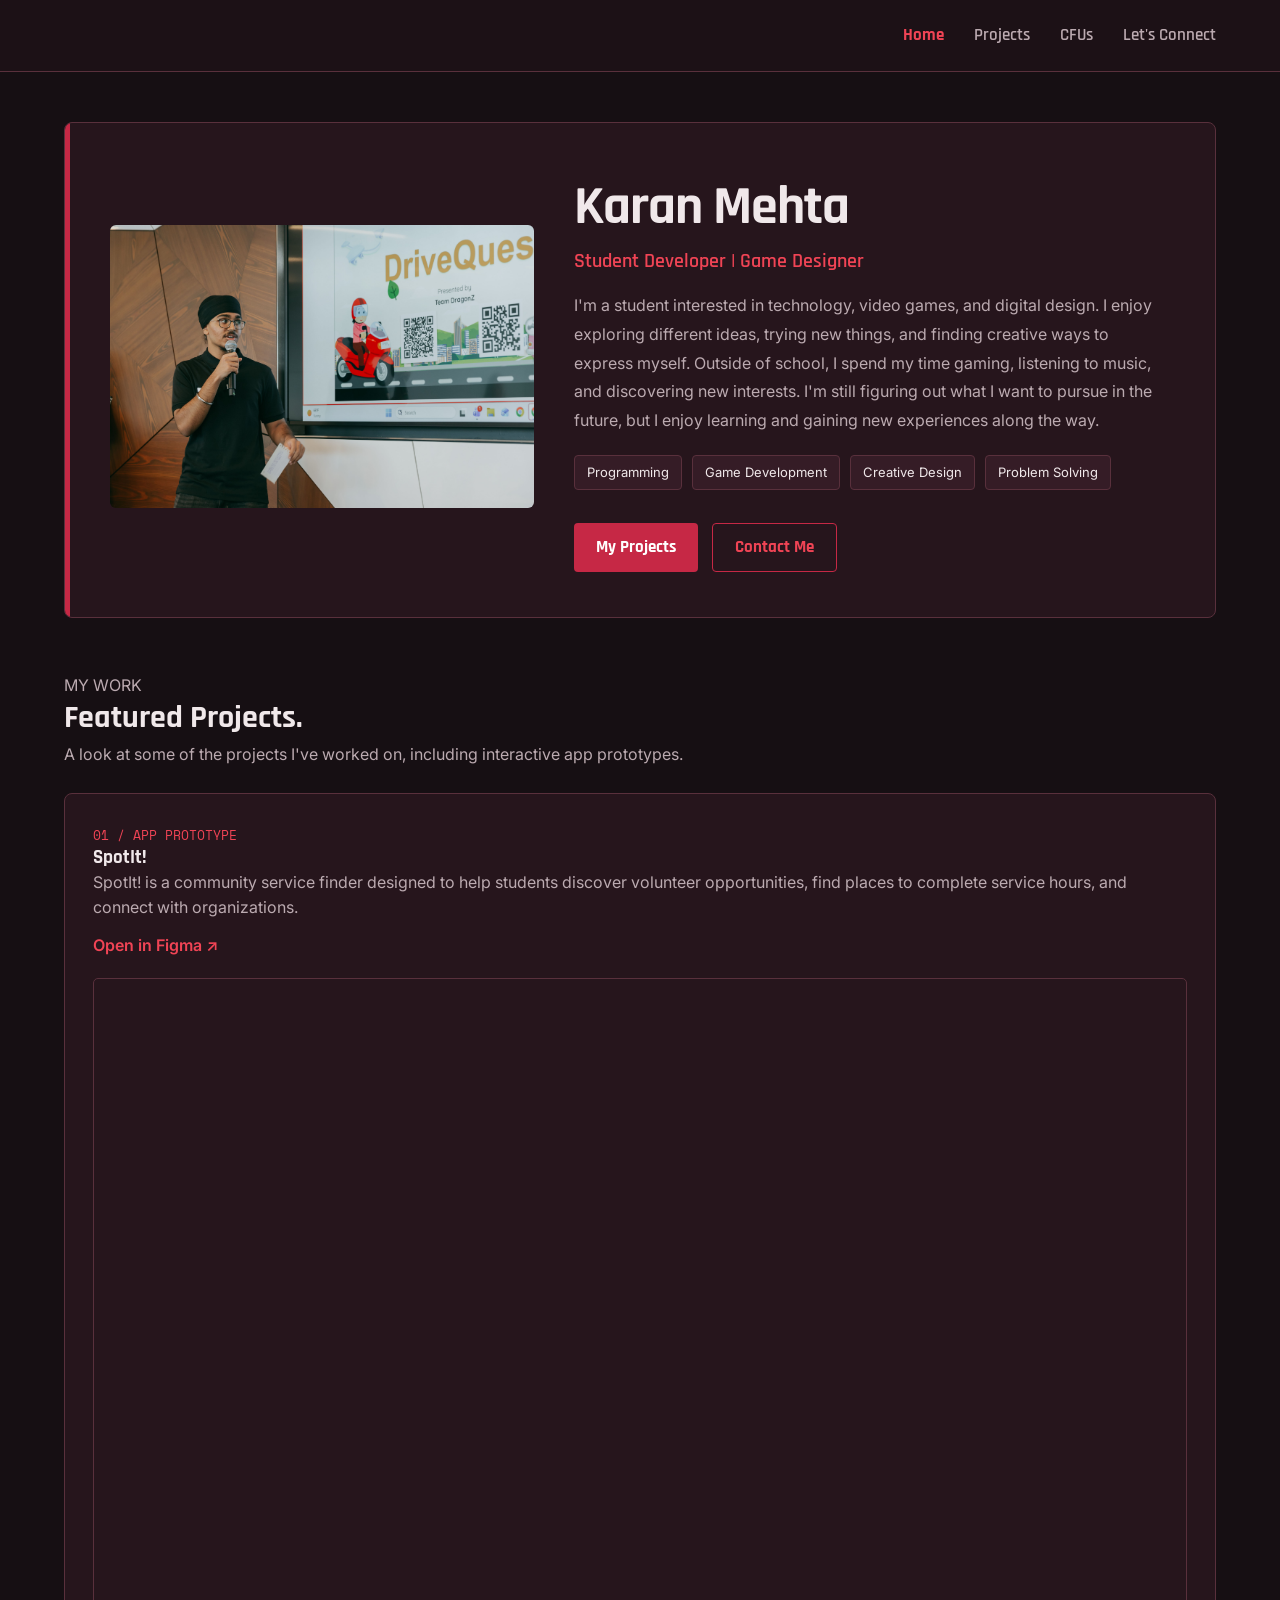
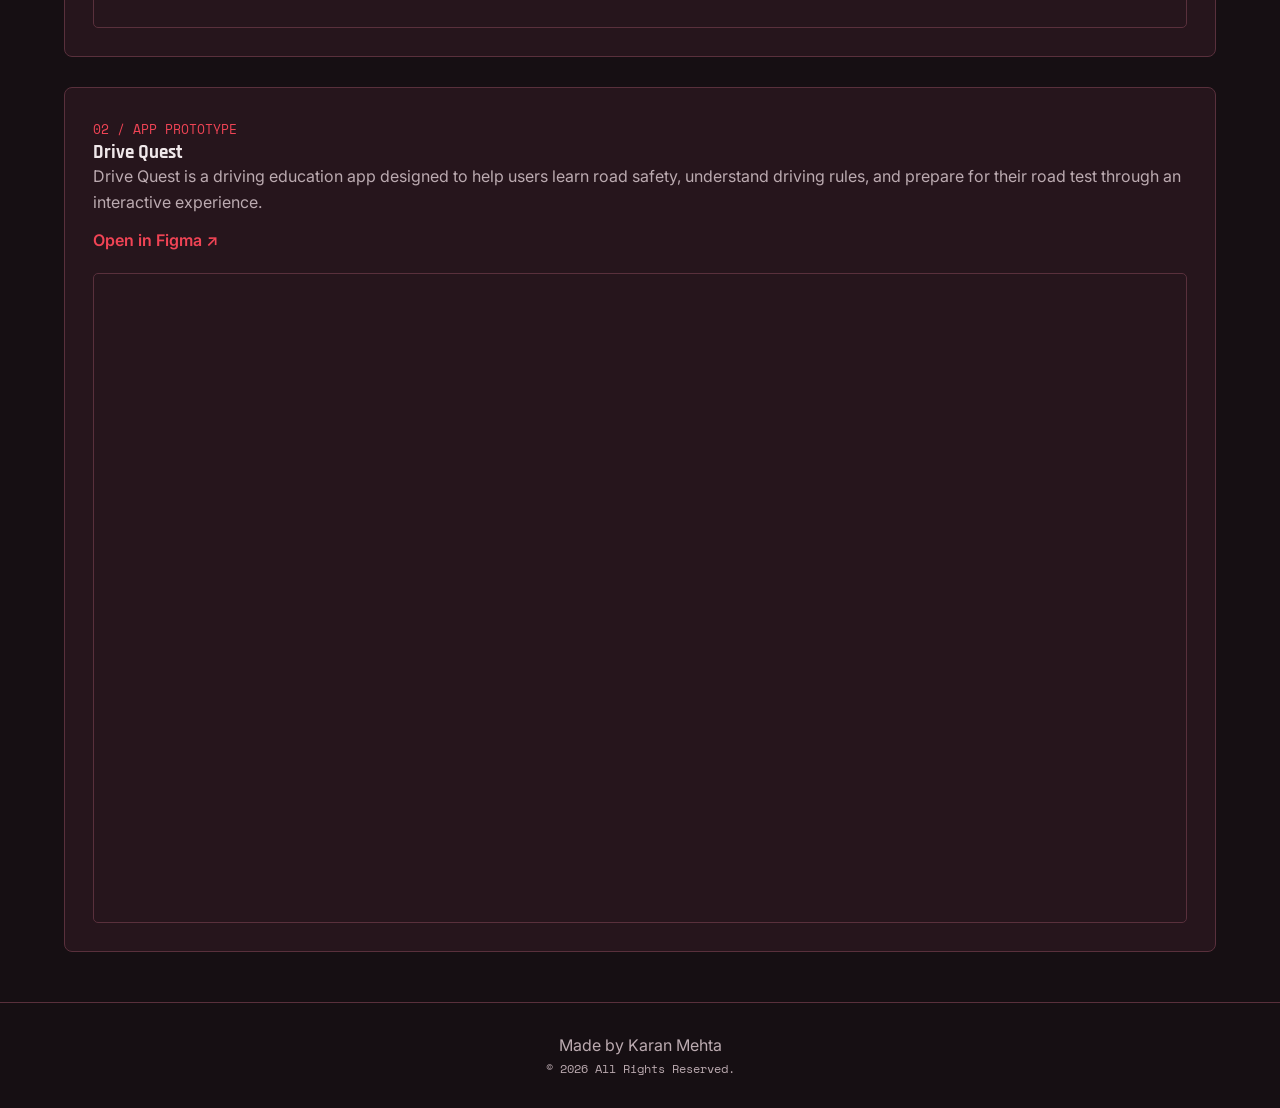
<file: index.html>
<!DOCTYPE html>
<html lang="en">
<head>
  <meta charset="UTF-8">
  <meta name="viewport" content="width=device-width, initial-scale=1.0">
  <title>Karan Mehta | Portfolio</title>
  <link rel="stylesheet" href="style.css">
</head>

<body>

<header>
  <nav class="navbar">
    <ul class="navbar-right">
      <li><a href="index.html" class="active">Home</a></li>
      <li><a href="projects.html">Projects</a></li>
      <li><a href="cfus.html">CFUs</a></li>
      <li><a href="contact.html">Let's Connect</a></li>
    </ul>
  </nav>
</header>

<main class="home-card">

  <!-- HERO SECTION -->
  <section class="hero-section">

    <div class="hero-image">
      <img src="IMG_4974.jpeg" alt="Karan Mehta presenting a project">
    </div>

    <div class="hero-content">
      <h1 class="hero-name">Karan Mehta</h1>
      <h2 class="hero-role">Student Developer | Game Designer</h2>

      <p class="hero-description">
I'm a student interested in technology, video games, and digital design. I enjoy exploring different ideas, trying new things, and finding creative ways to express myself. Outside of school, I spend my time gaming, listening to music, and discovering new interests. I'm still figuring out what I want to pursue in the future, but I enjoy learning and gaining new experiences along the way.      </p>

      <div class="hero-tags">
        <span>Programming</span>
        <span>Game Development</span>
        <span>Creative Design</span>
        <span>Problem Solving</span>
      </div>

      <div class="hero-buttons">
        <a href="projects.html" class="primary-button">My Projects</a>
        <a href="contact.html" class="secondary-button">Contact Me</a>
      </div>
    </div>

  </section>

  <!-- FEATURED PROJECTS SECTION -->
  <section class="featured-projects">

    <div class="featured-heading">
      <p class="section-label">MY WORK</p>
      <h2>Featured Projects<span>.</span></h2>
      <p class="featured-intro">
        A look at some of the projects I've worked on, including interactive app prototypes.
      </p>
    </div>

    <!-- SPOTIT -->
    <div class="project-preview">

      <div class="project-info">
        <div>
          <span class="project-number">01 / APP PROTOTYPE</span>
          <h3>SpotIt!</h3>
          <p>
            SpotIt! is a community service finder designed to help students
            discover volunteer opportunities, find places to complete service
            hours, and connect with organizations.
          </p>
        </div>

        <a
          href="https://www.figma.com/proto/ysEE7ZguOh75tX0fydQcFJ/SpotIt-Prototype?node-id=65-238&starting-point-node-id=65%3A238"
          target="_blank"
          rel="noopener noreferrer"
          class="prototype-link">
          Open in Figma ↗
        </a>
      </div>

      <div class="prototype-frame">
        <iframe
          src="https://www.figma.com/embed?embed_host=share&url=https%3A%2F%2Fwww.figma.com%2Fproto%2FysEE7ZguOh75tX0fydQcFJ%2FSpotIt-Prototype%3Fnode-id%3D65-238%26starting-point-node-id%3D65%253A238"
          allowfullscreen
          loading="lazy"
          title="SpotIt! interactive app prototype">
        </iframe>
      </div>

    </div>

    <!-- DRIVE QUEST -->
    <div class="project-preview">

      <div class="project-info">
        <div>
          <span class="project-number">02 / APP PROTOTYPE</span>
          <h3>Drive Quest</h3>
          <p>
            Drive Quest is a driving education app designed to help users learn road safety, understand driving rules, and prepare for their road test through an interactive experience.
          </p>
        </div>

        <a
          href="https://www.figma.com/proto/Zs4QonA1XJLJxSKm4UHW01/Team-DragonZ-Figma-Control-Center?node-id=146-56&starting-point-node-id=146%3A56"
          target="_blank"
          rel="noopener noreferrer"
          class="prototype-link">
          Open in Figma ↗
        </a>
      </div>

      <div class="prototype-frame">
        <iframe
          src="https://www.figma.com/embed?embed_host=share&url=https%3A%2F%2Fwww.figma.com%2Fproto%2FZs4QonA1XJLJxSKm4UHW01%2FTeam-DragonZ-Figma-Control-Center%3Fnode-id%3D146-56%26starting-point-node-id%3D146%253A56"
          allowfullscreen
          loading="lazy"
          title="Drive Quest interactive app prototype">
        </iframe>
      </div>

    </div>

  </section>

</main>

<footer class="site-footer">
  <p>Made by Karan Mehta</p>
  <p class="footer-small">© <span id="year"></span> All Rights Reserved.</p>
</footer>

<script>
  document.getElementById("year").textContent = new Date().getFullYear();
</script>

</body>
</html>
</file>
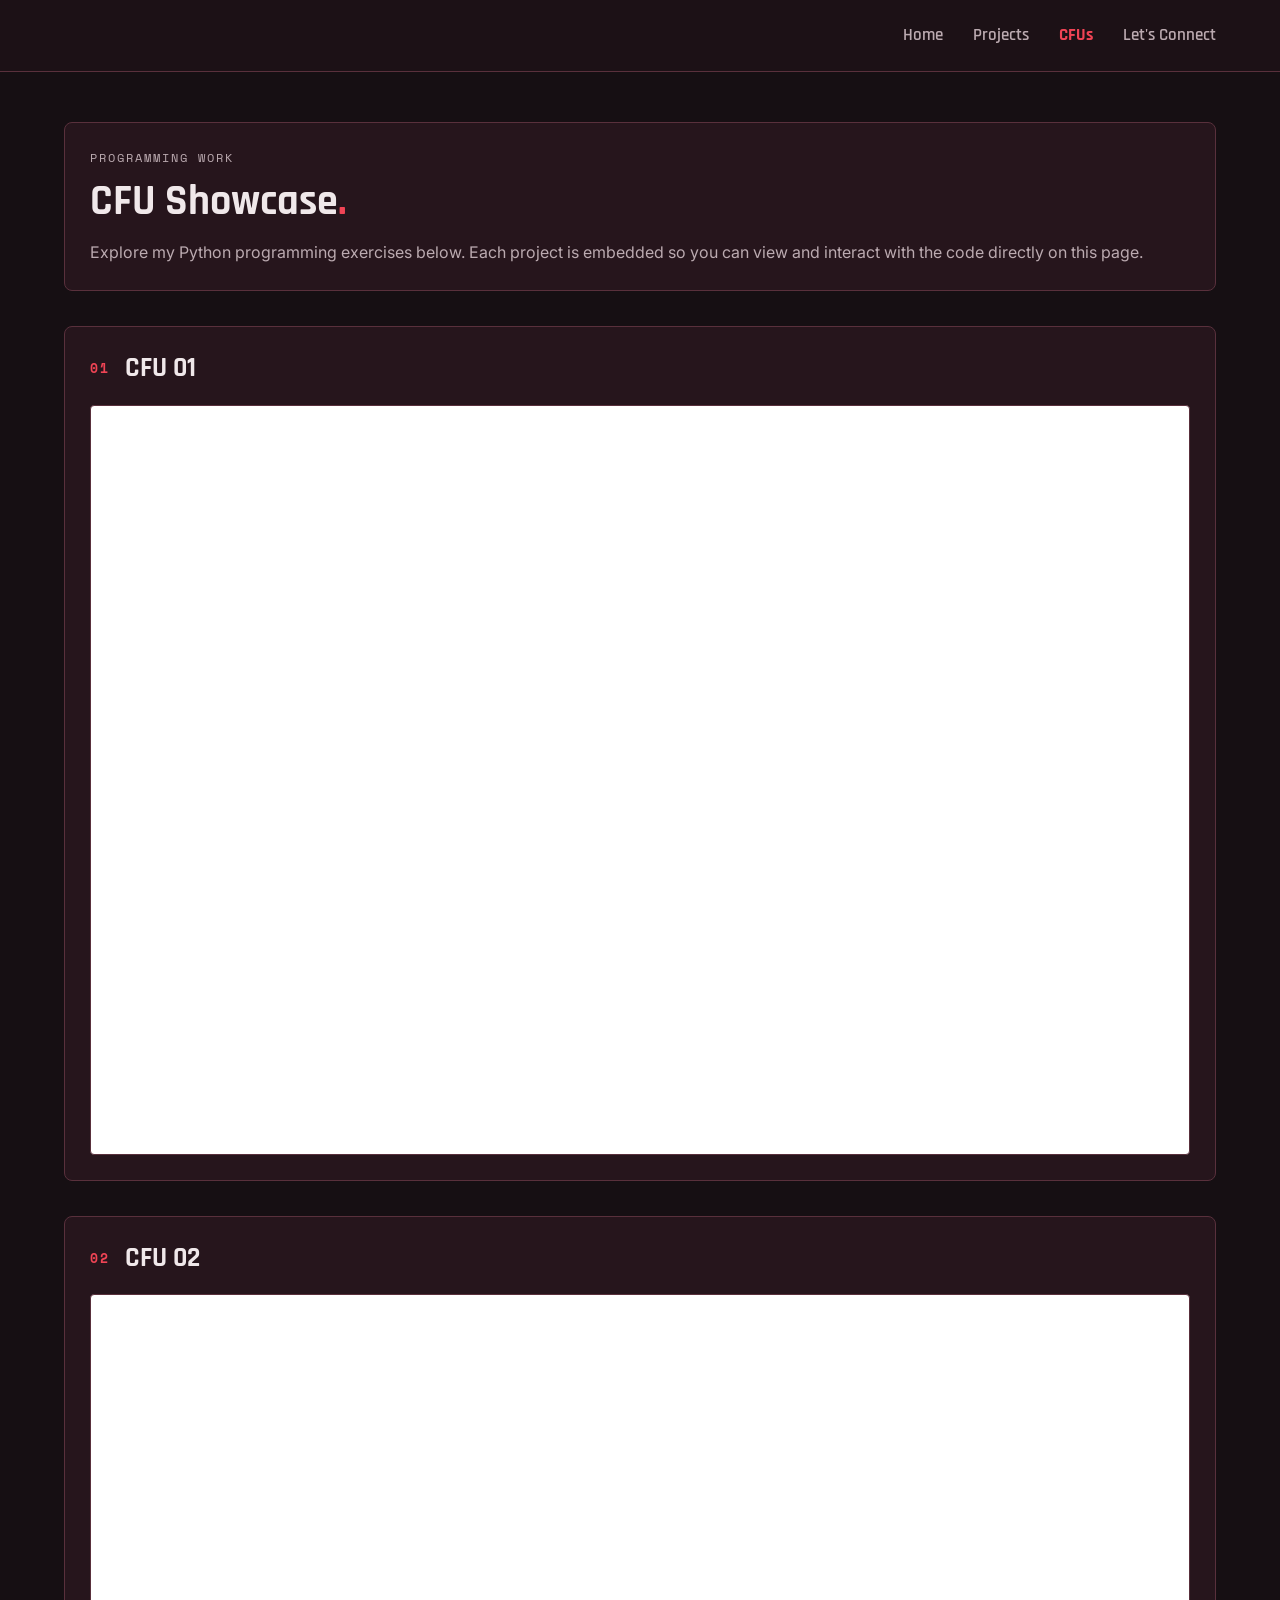
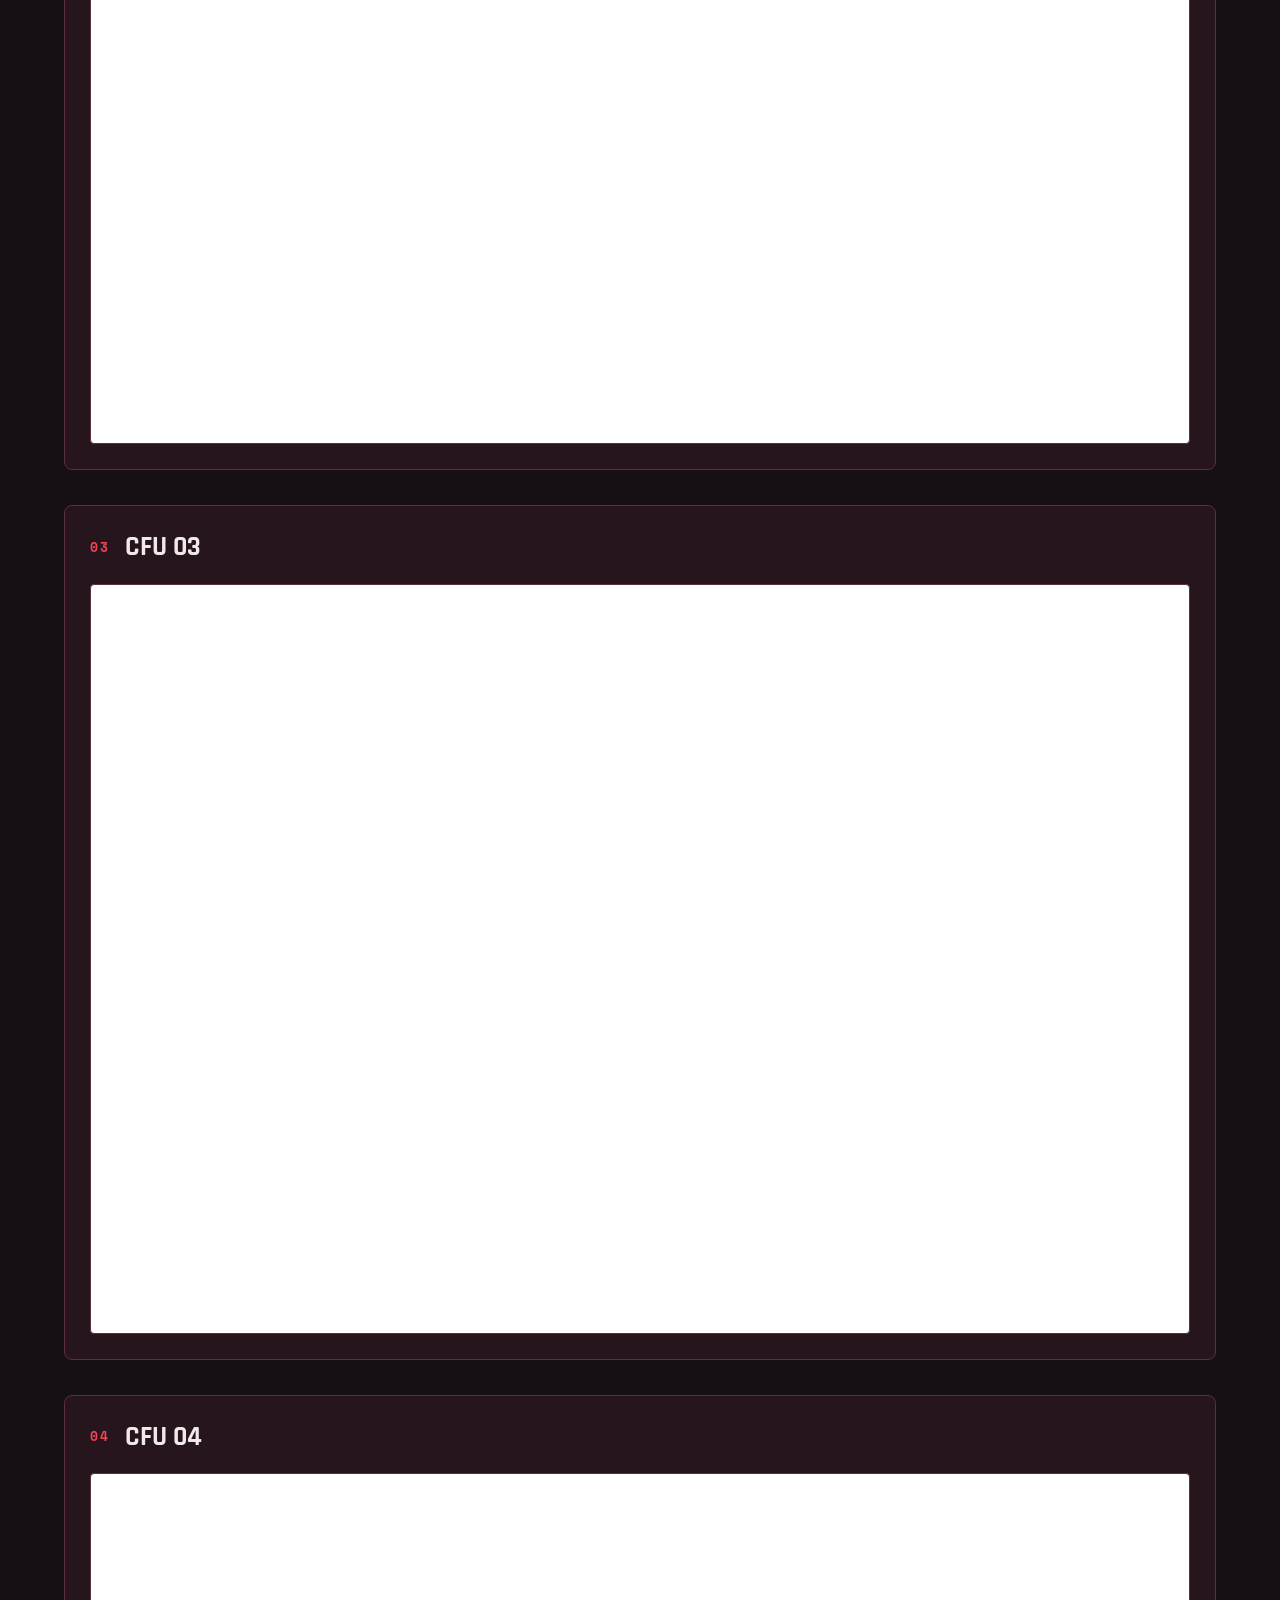
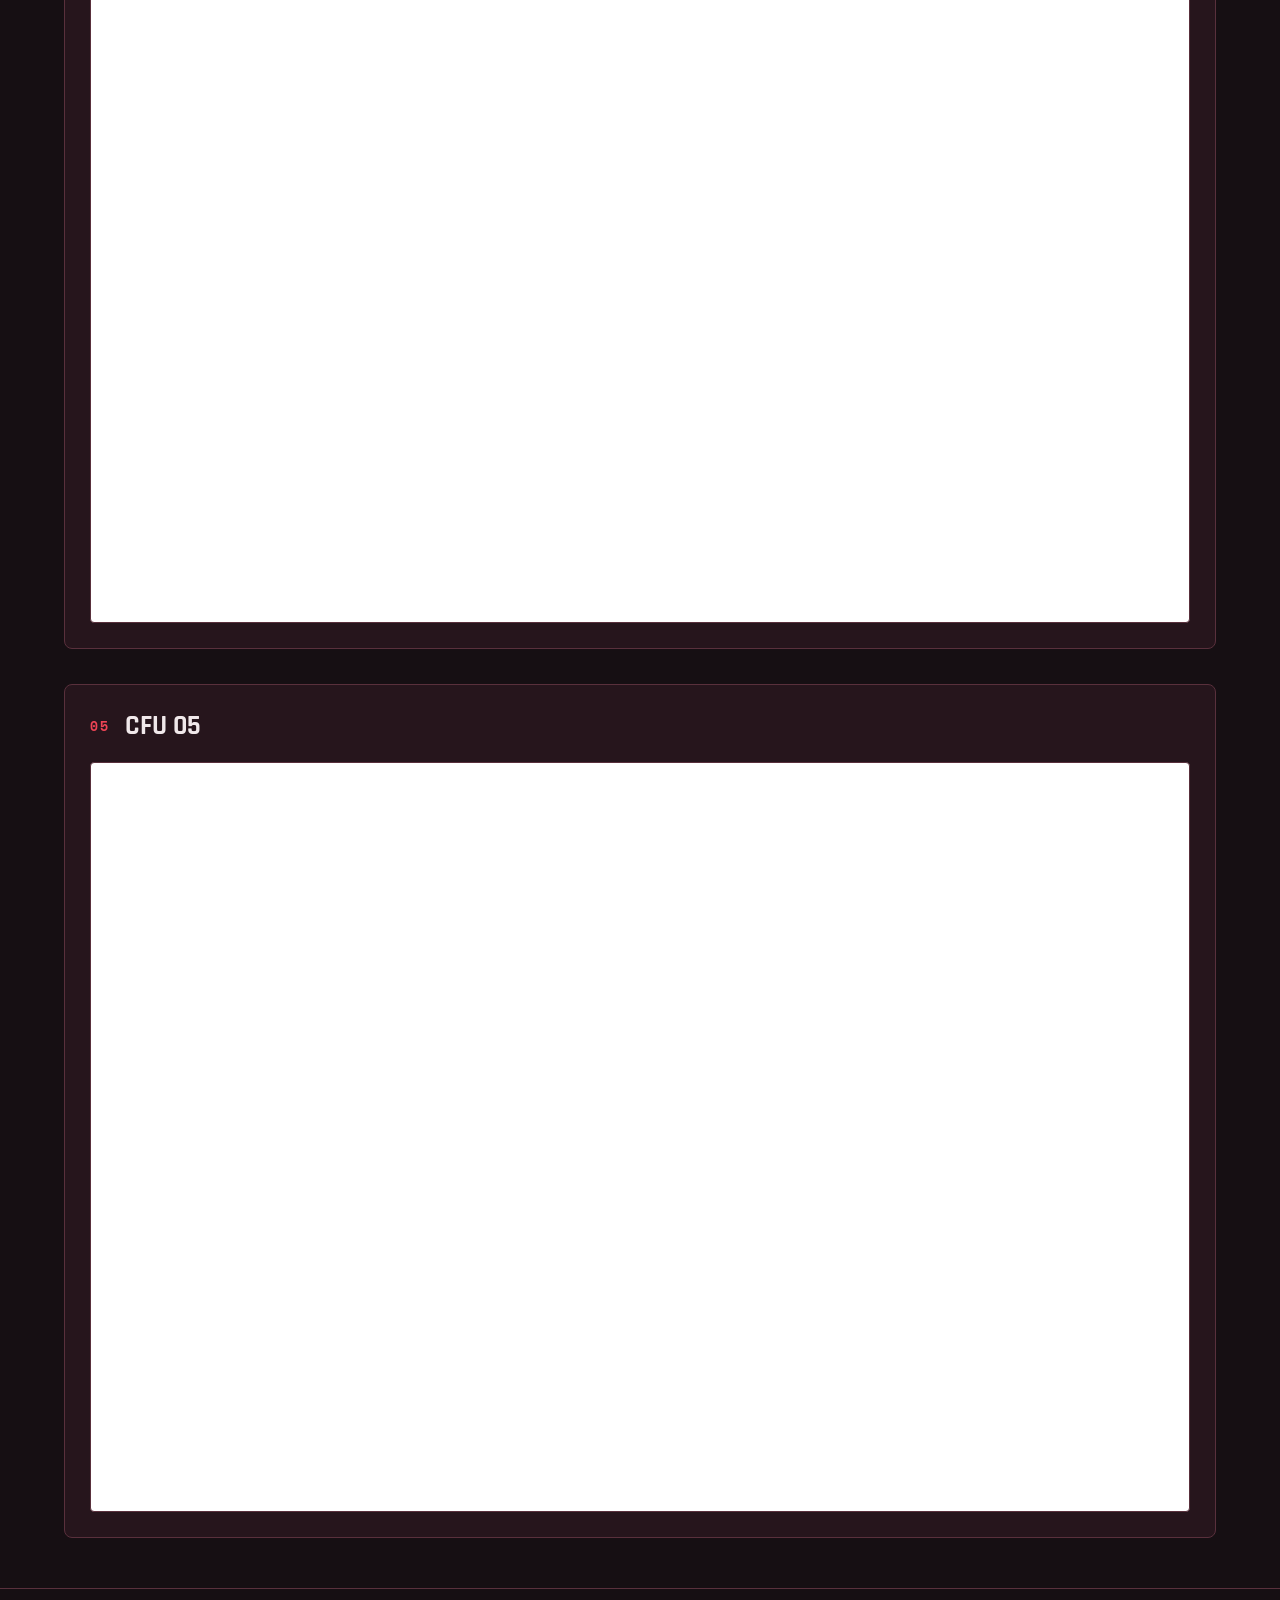
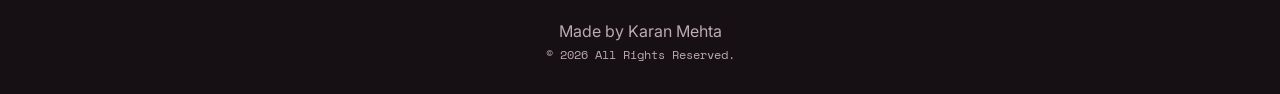
<file: cfus.html>
<!DOCTYPE html>
<html lang="en">
<head>
  <meta charset="UTF-8">
  <meta name="viewport" content="width=device-width, initial-scale=1.0">
  <title>CFUs | Karan Mehta Portfolio</title>
  <link rel="stylesheet" href="style.css">
</head>

<body>

<header>
  <nav class="navbar">
    <ul class="navbar-right">
      <li><a href="index.html">Home</a></li>
      <li><a href="projects.html">Projects</a></li>
      <li><a href="cfus.html" class="active">CFUs</a></li>
      <li><a href="contact.html">Let's Connect</a></li>
    </ul>
  </nav>
</header>

<main class="home-card">

  <section class="resource-card cfu-intro">
    <p class="cfu-eyebrow">PROGRAMMING WORK</p>
    <h1>CFU Showcase<span>.</span></h1>
    <p>
      Explore my Python programming exercises below.
      Each project is embedded so you can view and interact
      with the code directly on this page.
    </p>
  </section>

  <!-- CFU 1 -->
  <section class="cfu-project">
    <div class="cfu-project-heading">
      <span>01</span>
      <h2>CFU 01</h2>
    </div>

    <iframe
      src="https://py3.codeskulptor.org/#user310_XbHB4G59cX_1.py"
      title="CFU 01 CodeSkulptor"
      loading="lazy">
    </iframe>
  </section>

  <!-- CFU 2 -->
  <section class="cfu-project">
    <div class="cfu-project-heading">
      <span>02</span>
      <h2>CFU 02</h2>
    </div>

    <iframe
      src="https://py3.codeskulptor.org/#user310_E8auAMSjrnc3ZNa.py"
      title="CFU 02 CodeSkulptor"
      loading="lazy">
    </iframe>
  </section>

  <!-- CFU 3 -->
  <section class="cfu-project">
    <div class="cfu-project-heading">
      <span>03</span>
      <h2>CFU 03</h2>
    </div>

    <iframe
      src="https://py3.codeskulptor.org/#user310_EXlyXDR5KW1ssUX.py"
      title="CFU 03 CodeSkulptor"
      loading="lazy">
    </iframe>
  </section>

  <!-- CFU 4 -->
  <section class="cfu-project">
    <div class="cfu-project-heading">
      <span>04</span>
      <h2>CFU 04</h2>
    </div>

    <iframe
      src="https://py3.codeskulptor.org/#user310_NRJDJ5P96SHRnbJ_2.py"
      title="CFU 04 CodeSkulptor"
      loading="lazy">
    </iframe>
  </section>

  <!-- CFU 5 -->
  <section class="cfu-project">
    <div class="cfu-project-heading">
      <span>05</span>
      <h2>CFU 05</h2>
    </div>

    <iframe
      src="https://py3.codeskulptor.org/#user310_vYrHZP4iOh_2.py"
      title="CFU 05 CodeSkulptor"
      loading="lazy">
    </iframe>
  </section>

</main>

<footer class="site-footer">
  <p>Made by Karan Mehta</p>
  <p class="footer-small">
    © <span id="year"></span> All Rights Reserved.
  </p>
</footer>

<script>
  document.getElementById("year").textContent =
    new Date().getFullYear();
</script>

</body>
</html>
</file>
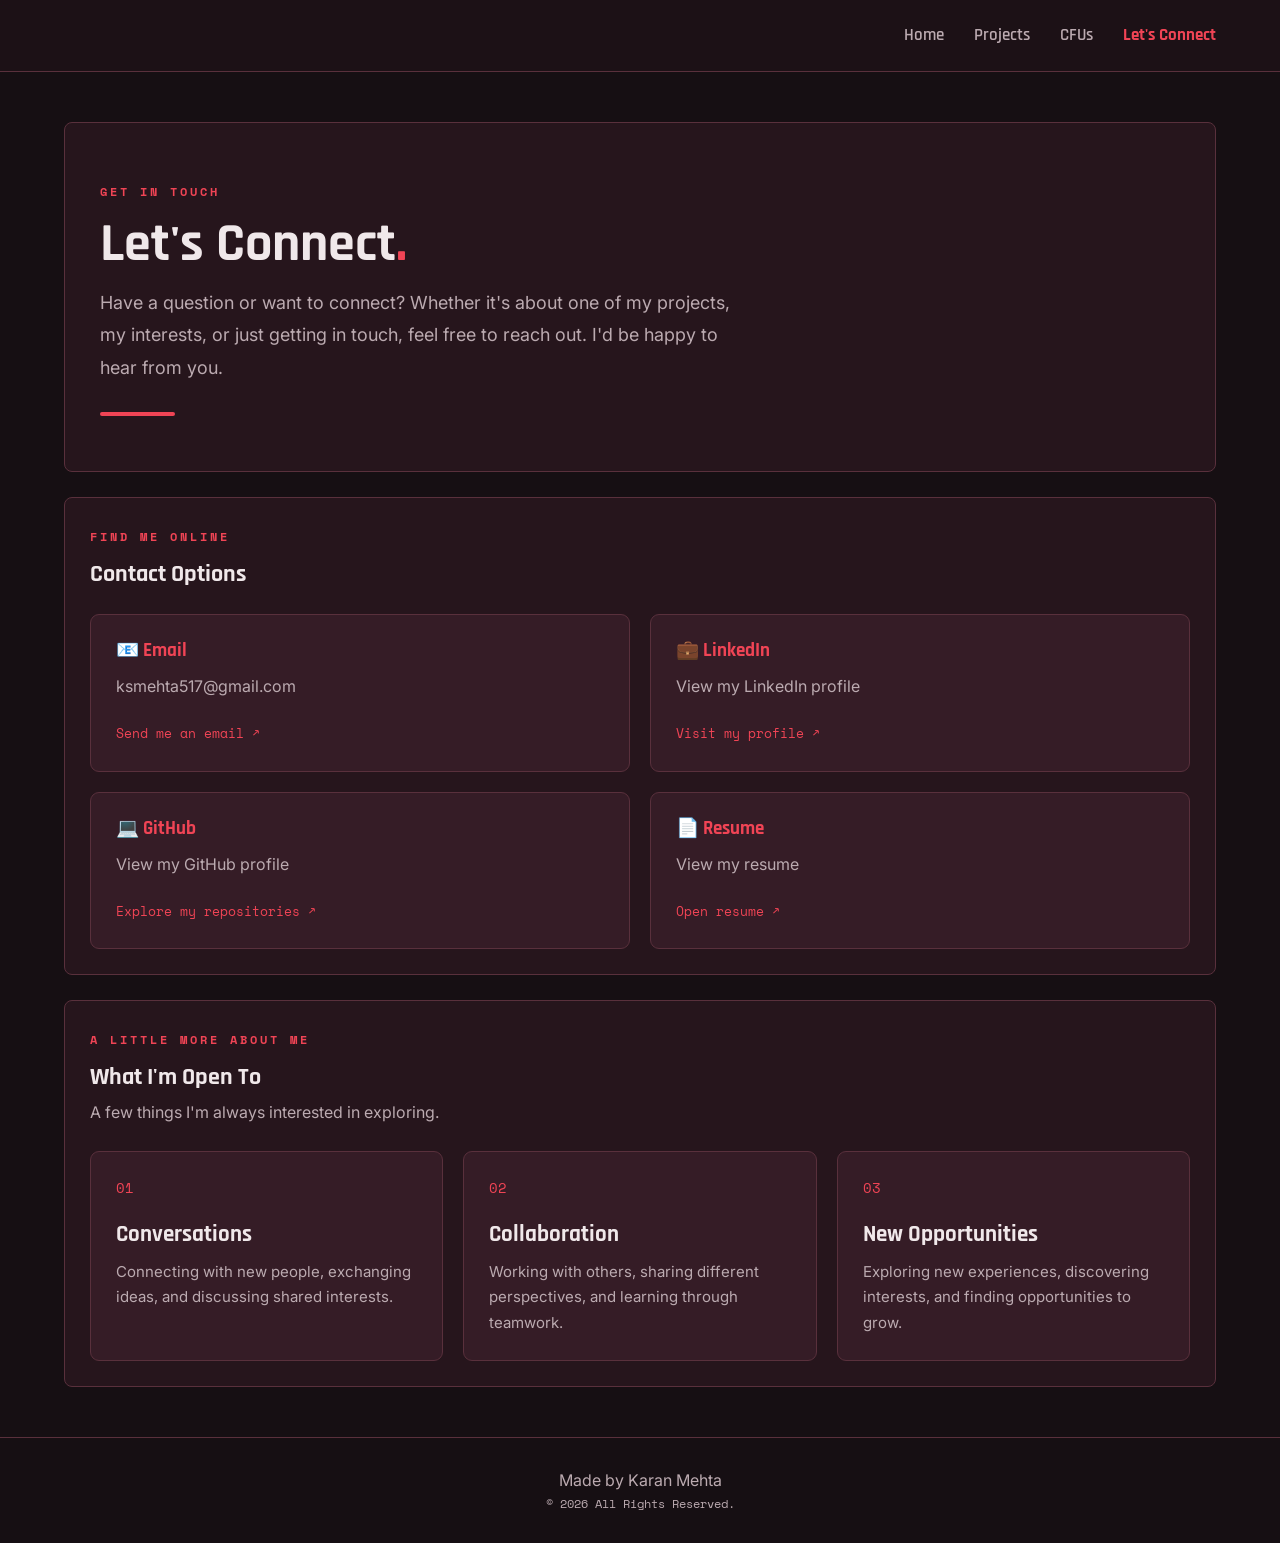
<file: contact.html>
<!DOCTYPE html>
<html lang="en">
<head>
  <meta charset="UTF-8" />
  <meta name="viewport" content="width=device-width, initial-scale=1.0" />

  <title>Let's Connect | Karan Mehta</title>
  <link rel="stylesheet" href="style.css" />
</head>

<body>

<header>
  <nav class="navbar">
    <ul class="navbar-right">
      <li><a href="index.html">Home</a></li>
      <li><a href="projects.html">Projects</a></li>
      <li><a href="cfus.html">CFUs</a></li>
      <li><a href="contact.html" class="active">Let's Connect</a></li>
    </ul>
  </nav>
</header>

<main class="home-card">

  <!-- INTRODUCTION -->
  <section class="resource-card contact-hero">

    <span class="contact-label">GET IN TOUCH</span>

    <h1>Let's Connect<span>.</span></h1>

    <p class="contact-intro">
      Have a question or want to connect? Whether it's about one of my
      projects, my interests, or just getting in touch, feel free to reach out.
      I'd be happy to hear from you.
    </p>

    <div class="contact-hero-line"></div>

  </section>


  <!-- CONTACT OPTIONS -->
  <section class="resource-card contact-options">

    <div class="section-heading">
      <span class="contact-label">FIND ME ONLINE</span>
      <h2>Contact Options</h2>
    </div>

    <div class="contact-grid">

      <!-- EMAIL -->
      <a class="contact-card"
         href="mailto:ksmehta517@gmail.com"
         target="_blank"
         rel="noopener">

        <h3>📧 Email</h3>
        <p>ksmehta517@gmail.com</p>
        <span>Send me an email ↗</span>

      </a>

      <!-- LINKEDIN -->
      <a class="contact-card"
         href="https://www.linkedin.com/in/karan-mehta-9a3722397/"
         target="_blank"
         rel="noopener">

        <h3>💼 LinkedIn</h3>
        <p>View my LinkedIn profile</p>
        <span>Visit my profile ↗</span>

      </a>

      <!-- GITHUB -->
      <a class="contact-card"
         href="https://github.com/Karanm517"
         target="_blank"
         rel="noopener">

        <h3>💻 GitHub</h3>
        <p>View my GitHub profile</p>
        <span>Explore my repositories ↗</span>

      </a>

      <!-- RESUME -->
      <a class="contact-card"
         href="Karan Resume.docx.pdf"
         target="_blank"
         rel="noopener">

        <h3>📄 Resume</h3>
        <p>View my resume</p>
        <span>Open resume ↗</span>

      </a>

    </div>

  </section>


  <!-- WHAT I'M OPEN TO -->
  <section class="resource-card open-to-section">

    <div class="section-heading">
      <span class="contact-label">A LITTLE MORE ABOUT ME</span>
      <h2>What I'm Open To</h2>
      <p>
        A few things I'm always interested in exploring.
      </p>
    </div>

    <div class="open-to-grid">

      <div class="open-to-card">
        <div class="open-to-icon">01</div>
        <h3>Conversations</h3>
        <p>
          Connecting with new people, exchanging ideas, and discussing
          shared interests.
        </p>
      </div>

      <div class="open-to-card">
        <div class="open-to-icon">02</div>
        <h3>Collaboration</h3>
        <p>
          Working with others, sharing different perspectives, and
          learning through teamwork.
        </p>
      </div>

      <div class="open-to-card">
        <div class="open-to-icon">03</div>
        <h3>New Opportunities</h3>
        <p>
          Exploring new experiences, discovering interests, and
          finding opportunities to grow.
        </p>
      </div>

    </div>

  </section>

</main>


<!-- FOOTER -->
<footer class="site-footer">
  <p>Made by Karan Mehta</p>
  <p class="footer-small">
    © <span id="year"></span> All Rights Reserved.
  </p>
</footer>

<script>
  document.getElementById("year").textContent =
    new Date().getFullYear();
</script>

</body>
</html>
</file>
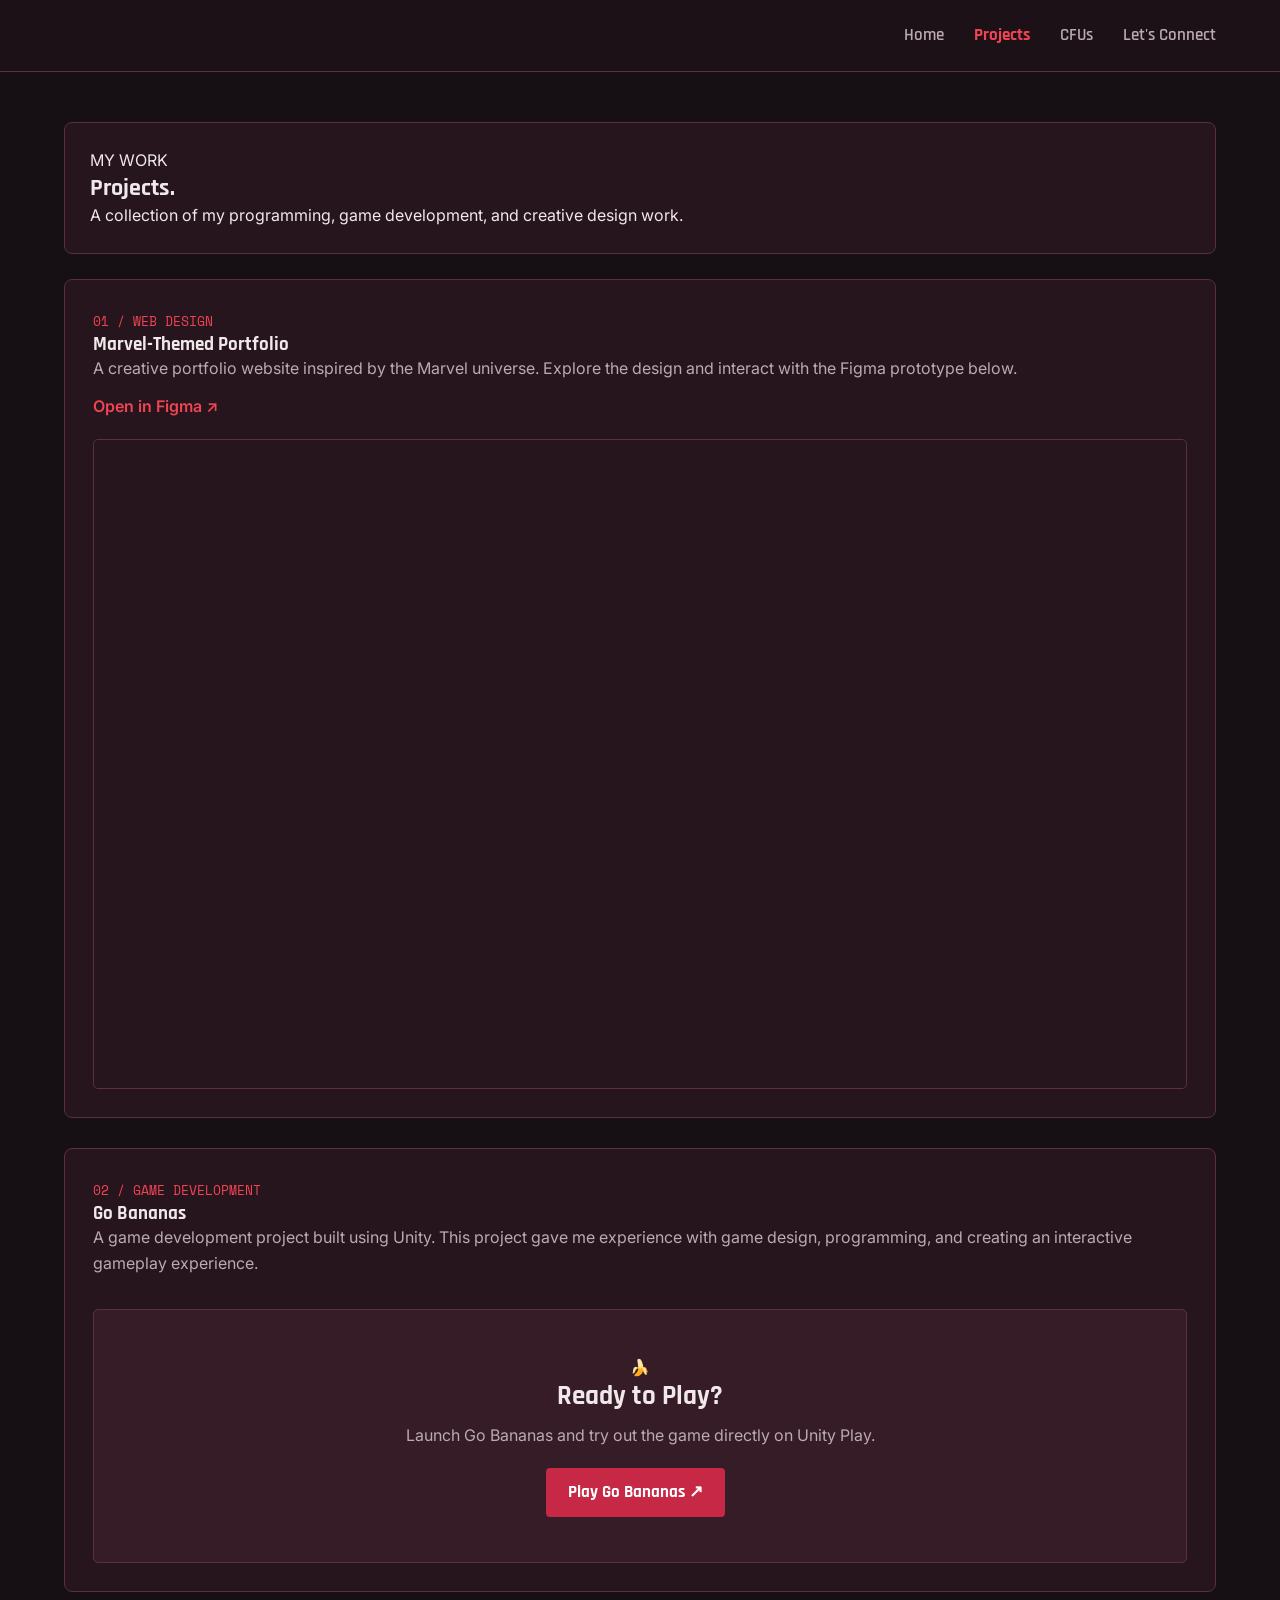
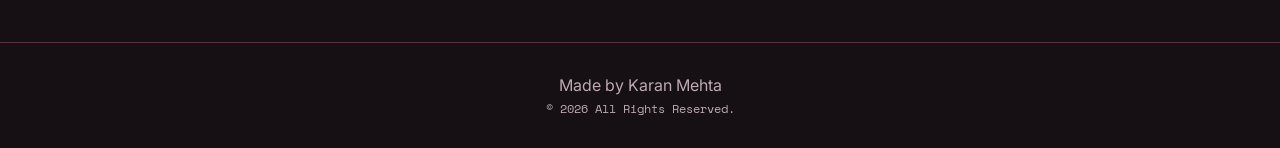
<file: projects.html>
<!DOCTYPE html>
<html lang="en">
<head>
  <meta charset="UTF-8">
  <meta name="viewport" content="width=device-width, initial-scale=1.0">
  <title>Projects | Karan Mehta</title>
  <link rel="stylesheet" href="style.css">
</head>

<body>

<header>
  <nav class="navbar">
    <ul class="navbar-right">
      <li><a href="index.html">Home</a></li>
      <li><a href="projects.html" class="active">Projects</a></li>
      <li><a href="cfus.html">CFUs</a></li>
      <li><a href="contact.html">Let's Connect</a></li>
    </ul>
  </nav>
</header>

<main class="home-card">

  <!-- PAGE INTRODUCTION -->
  <section class="resource-card">
    <p class="projects-eyebrow">MY WORK</p>
    <h1>Projects<span>.</span></h1>
    <p>
      A collection of my programming, game development,
      and creative design work.
    </p>
  </section>

  <!-- MARVEL PORTFOLIO -->
  <section class="project-preview">

    <div class="project-info">
      <div>
        <span class="project-number">01 / WEB DESIGN</span>
        <h3>Marvel-Themed Portfolio</h3>
        <p>
          A creative portfolio website inspired by the Marvel universe.
          Explore the design and interact with the Figma prototype below.
        </p>
      </div>

      <a
        href="https://www.figma.com/proto/Jx6ScVdKZqrrFZuNcKWF69/KM_FigmaPractice?node-id=113-2&starting-point-node-id=113%3A2"
        target="_blank"
        rel="noopener noreferrer"
        class="prototype-link">
        Open in Figma ↗
      </a>
    </div>

    <div class="prototype-frame">
      <iframe
        src="https://www.figma.com/embed?embed_host=share&url=https%3A%2F%2Fwww.figma.com%2Fproto%2FJx6ScVdKZqrrFZuNcKWF69%2FKM_FigmaPractice%3Fnode-id%3D113-2%26starting-point-node-id%3D113%253A2"
        allowfullscreen
        loading="lazy"
        title="Marvel-Themed Portfolio Prototype">
      </iframe>
    </div>

  </section>

  <!-- GO BANANAS -->
  <section class="project-preview">

    <div class="project-info">
      <div>
        <span class="project-number">02 / GAME DEVELOPMENT</span>
        <h3>Go Bananas</h3>
        <p>
          A game development project built using Unity.
          This project gave me experience with game design,
          programming, and creating an interactive gameplay experience.
        </p>
      </div>
    </div>

    <div class="game-preview">
      <div class="game-icon">🍌</div>
      <h3>Ready to Play?</h3>
      <p>
        Launch Go Bananas and try out the game directly on Unity Play.
      </p>

      <a
        href="https://play.unity.com/en/games/a057d811-e9a1-4523-abcd-766c15787179/go-bananas"
        target="_blank"
        rel="noopener noreferrer"
        class="primary-button">
        Play Go Bananas ↗
      </a>
    </div>

  </section>

</main>

<footer class="site-footer">
  <p>Made by Karan Mehta</p>
  <p class="footer-small">
    © <span id="year"></span> All Rights Reserved.
  </p>
</footer>

<script>
  document.getElementById("year").textContent =
    new Date().getFullYear();
</script>

</body>
</html>
</file>
<file: style.css>
/* =========================================
   FONTS
========================================= */

@import url('https://fonts.googleapis.com/css2?family=Inter:wght@400;500;600;700&family=Rajdhani:wght@500;600;700&family=Space+Mono:wght@400;700&display=swap');


/* =========================================
   COLOR VARIABLES
========================================= */

:root {
  --background: #160F13;
  --surface: #26151C;
  --surface-light: #351C26;
  --border: #59303C;

  --red: #C62845;
  --red-bright: #F04455;
  --red-hover: #FF5365;

  --text: #F0E8EA;
  --text-muted: #BBAAB0;
}


/* =========================================
   GENERAL
========================================= */

* {
  margin: 0;
  padding: 0;
  box-sizing: border-box;
}

html {
  scroll-behavior: smooth;
}

body {
  font-family: 'Inter', sans-serif;
  background-color: var(--background);
  color: var(--text);
  line-height: 1.6;
}

h1, h2, h3, h4 {
  font-family: 'Rajdhani', sans-serif;
  font-weight: 700;
  line-height: 1.2;
}

p {
  font-family: 'Inter', sans-serif;
}

a {
  transition: 0.2s ease;
}


/* =========================================
   NAVIGATION
========================================= */

.navbar {
  display: flex;
  justify-content: flex-end;
  align-items: center;
  padding: 22px 5%;
  background-color: #1C1116;
  border-bottom: 1px solid var(--border);
}

.navbar-right {
  display: flex;
  list-style: none;
  gap: 30px;
}

.navbar-right li {
  margin-left: 0;
}

.navbar-right a {
  color: var(--text-muted);
  text-decoration: none;
  font-family: 'Rajdhani', sans-serif;
  font-weight: 600;
  font-size: 17px;
}

.navbar-right a:hover {
  color: var(--red-bright);
}

.navbar-right a.active {
  color: var(--red-bright);
  font-weight: 700;
}


/* =========================================
   MAIN CONTAINER
========================================= */

.home-card {
  width: 90%;
  max-width: 1200px;
  margin: 50px auto;
}


/* =========================================
   HOMEPAGE HERO
========================================= */

.hero-section {
  display: flex;
  align-items: center;
  background-color: var(--surface);
  border: 1px solid var(--border);
  padding: 45px;
  border-radius: 8px;
  position: relative;
  overflow: hidden;
}

.hero-section::before {
  content: "";
  position: absolute;
  top: 0;
  left: 0;
  width: 5px;
  height: 100%;
  background-color: var(--red);
}

.hero-image {
  width: 40%;
  text-align: center;
}

.hero-image img {
  max-width: 100%;
  max-height: 350px;
  border-radius: 6px;
}

.image-caption {
  margin-top: 8px;
  font-size: 13px;
  color: var(--text-muted);
}

.hero-content {
  width: 60%;
  padding-left: 40px;
}

.eyebrow {
  color: var(--red-bright);
  font-family: 'Space Mono', monospace;
  font-size: 13px;
  letter-spacing: 2px;
}

.hero-name {
  font-size: 54px;
  margin: 8px 0;
  letter-spacing: -1px;
}

.hero-role {
  font-size: 20px;
  color: var(--red-bright);
  font-weight: 600;
  margin-bottom: 18px;
}

.hero-description {
  color: var(--text-muted);
  line-height: 1.8;
}

.hero-tags {
  margin-top: 20px;
}

.hero-tags span {
  display: inline-block;
  border: 1px solid var(--border);
  background-color: var(--surface-light);
  color: var(--text);
  padding: 6px 12px;
  font-size: 13px;
  border-radius: 4px;
  margin: 0 6px 8px 0;
}


/* =========================================
   BUTTONS
========================================= */

.hero-buttons {
  margin-top: 25px;
}

.primary-button {
  display: inline-block;
  background-color: var(--red);
  color: white;
  font-weight: 700;
  font-family: 'Rajdhani', sans-serif;
  font-size: 17px;
  padding: 11px 22px;
  text-decoration: none;
  margin-right: 10px;
  border-radius: 4px;
}

.primary-button:hover {
  background-color: var(--red-hover);
  transform: translateY(-2px);
}

.secondary-button {
  display: inline-block;
  border: 1px solid var(--red);
  color: var(--red-bright);
  padding: 10px 22px;
  text-decoration: none;
  border-radius: 4px;
  font-family: 'Rajdhani', sans-serif;
  font-weight: 700;
  font-size: 17px;
}

.secondary-button:hover {
  background-color: var(--red);
  color: white;
}


/* =========================================
   FEATURED PROJECTS
========================================= */

.featured-projects {
  margin-top: 55px;
}

.featured-heading {
  margin-bottom: 25px;
}

.featured-heading h2 {
  font-size: 32px;
}

.featured-heading p {
  color: var(--text-muted);
  margin-top: 5px;
}

.project-preview {
  display: flex;
  flex-direction: column;
  background-color: var(--surface);
  border: 1px solid var(--border);
  padding: 28px;
  margin-bottom: 30px;
  border-radius: 8px;
}

.project-info {
  margin-bottom: 20px;
}

.project-info h2 {
  font-size: 28px;
  margin-bottom: 10px;
}

.project-info p {
  color: var(--text-muted);
  margin-bottom: 12px;
}

.prototype-link {
  display: inline-block;
  color: var(--red-bright);
  text-decoration: none;
  font-weight: 600;
}

.prototype-link:hover {
  color: var(--red-hover);
}

.prototype-frame {
  width: 100%;
  height: 650px;
  border: 1px solid var(--border);
  border-radius: 5px;
  overflow: hidden;
}

.prototype-frame iframe {
  width: 100%;
  height: 100%;
  border: none;
}


/* =========================================
   PROJECTS PAGE
========================================= */

.projects-grid {
  display: grid;
  grid-template-columns: repeat(2, minmax(0, 1fr));
  gap: 25px;
  margin-top: 30px;
}

.project-card {
  background-color: var(--surface);
  border: 1px solid var(--border);
  overflow: hidden;
  border-radius: 8px;
  transition: transform 0.2s, border-color 0.2s;
}

.project-card:hover {
  transform: translateY(-4px);
  border-color: var(--red);
}

.project-visual {
  min-height: 200px;
  display: flex;
  align-items: center;
  justify-content: center;
  background-color: var(--surface-light);
}

.marvel-visual {
  background: linear-gradient(135deg, #26151C, #6B1D32);
}

.bananas-visual {
  background: linear-gradient(135deg, #49331A, #8B5B20);
}

.project-card-content {
  padding: 22px;
}

.project-card-content h2 {
  margin-bottom: 10px;
}

.project-card-content p {
  color: var(--text-muted);
}

.project-tools {
  margin-top: 15px;
  color: var(--red-bright);
  font-family: 'Space Mono', monospace;
  font-size: 12px;
}

.project-number {
  color: var(--red-bright);
  font-family: 'Space Mono', monospace;
  font-size: 13px;
  margin-bottom: 5px;
}

.game-preview {
  background-color: var(--surface-light);
  border: 1px solid var(--border);
  padding: 45px 20px;
  text-align: center;
  border-radius: 5px;
}

.game-preview h3 {
  font-size: 27px;
  margin-bottom: 10px;
}

.game-preview p {
  color: var(--text-muted);
  margin-bottom: 20px;
}


/* =========================================
   CFU SHOWCASE
========================================= */

.cfu-intro h1 {
  font-size: 42px;
  margin-bottom: 12px;
}

.cfu-intro h1 span {
  color: var(--red-bright);
}

.cfu-intro p {
  color: var(--text-muted);
}

.cfu-eyebrow {
  color: var(--red-bright);
  font-family: 'Space Mono', monospace;
  font-size: 12px;
  letter-spacing: 2px;
  margin-bottom: 10px;
}


/* =========================================
   LARGE CFU WINDOWS
========================================= */

.cfu-project {
  width: 100%;
  background-color: var(--surface);
  border: 1px solid var(--border);
  padding: 25px;
  margin: 35px 0;
  border-radius: 8px;
}

.cfu-project-heading {
  display: flex;
  align-items: center;
  gap: 15px;
  margin-bottom: 20px;
}

.cfu-project-heading span {
  color: var(--red-bright);
  font-family: 'Space Mono', monospace;
  font-size: 13px;
  font-weight: bold;
  letter-spacing: 2px;
}

.cfu-project-heading h2 {
  font-size: 27px;
  color: var(--text);
}

.cfu-project iframe {
  display: block;
  width: 100%;
  height: 750px;
  border: 1px solid var(--border);
  background-color: white;
  border-radius: 4px;
}


/* =========================================
   RESOURCE CARDS
========================================= */

.resource-card {
  background-color: var(--surface);
  border: 1px solid var(--border);
  padding: 25px;
  margin: 25px auto;
  border-radius: 8px;
}

.resource-card iframe {
  width: 100%;
  height: 600px;
  border: none;
}


/* =========================================
   CONTACT PAGE
========================================= */

.contact-header {
  display: flex;
  justify-content: space-between;
}

.contact-text h2 {
  font-size: 36px;
  margin-bottom: 15px;
}

.contact-text p {
  color: var(--text-muted);
  margin-bottom: 12px;
}

.contact-image img {
  width: 140px;
  height: 140px;
  object-fit: cover;
}

.contact-grid {
  display: flex;
  flex-wrap: wrap;
  gap: 15px;
  margin-top: 20px;
}

.contact-card {
  display: block;
  background-color: var(--surface-light);
  border: 1px solid var(--border);
  padding: 22px;
  color: var(--text);
  text-decoration: none;
  border-radius: 6px;
  min-width: 220px;
  transition: 0.2s ease;
}

.contact-card:hover {
  border-color: var(--red-bright);
  background-color: #43212D;
  transform: translateY(-3px);
}

.contact-card h3 {
  margin-bottom: 8px;
  color: var(--red-bright);
}

.contact-card p {
  color: var(--text-muted);
  margin-bottom: 10px;
}

.contact-card span {
  color: var(--red-bright);
  font-family: 'Space Mono', monospace;
  font-size: 12px;
}


/* =========================================
   FOOTER
========================================= */

.site-footer {
  text-align: center;
  padding: 30px;
  margin-top: 45px;
  color: var(--text-muted);
  border-top: 1px solid var(--border);
}

.footer-small {
  font-size: 12px;
  font-family: 'Space Mono', monospace;
}


/* =========================================
   RESPONSIVE DESIGN
========================================= */

@media (max-width: 800px) {

  .navbar {
    justify-content: center;
    padding: 20px;
  }

  .navbar-right {
    gap: 18px;
  }

  .hero-section {
    flex-direction: column;
    text-align: center;
    padding: 25px 18px;
  }

  .hero-image,
  .hero-content {
    width: 100%;
    padding-left: 0;
  }

  .hero-content {
    margin-top: 25px;
  }

  .hero-name {
    font-size: 42px;
  }

  .projects-grid {
    grid-template-columns: 1fr;
  }

  .prototype-frame {
    height: 500px;
  }
}

@media (max-width: 700px) {

  .home-card {
    width: 94%;
    margin: 25px auto;
  }

  .navbar-right {
    gap: 13px;
  }

  .navbar-right a {
    font-size: 15px;
  }

  .cfu-project {
    padding: 12px;
  }

  .cfu-project iframe {
    height: 600px;
  }

  .cfu-intro h1 {
    font-size: 34px;
  }

  .cfu-project-heading h2 {
    font-size: 22px;
  }

  .project-preview {
    padding: 16px;
  }

  .contact-grid {
    flex-direction: column;
  }

  .contact-card {
    width: 100%;
  }

  .hero-name {
    font-size: 36px;
  }
}


/* =================================
   CONTACT PAGE IMPROVEMENTS
================================= */

.contact-hero {
  position: relative;
  overflow: hidden;
  padding: 55px 35px !important;
}

.contact-label {
  display: inline-block;
  color: var(--red-bright);
  font-family: 'Space Mono', monospace;
  font-size: 12px;
  font-weight: 700;
  letter-spacing: 3px;
  margin-bottom: 14px;
}

.contact-hero h1 {
  font-family: 'Rajdhani', sans-serif;
  font-size: 54px;
  font-weight: 700;
  margin-bottom: 12px;
  line-height: 1.1;
}

.contact-hero h1 span {
  color: var(--red-bright);
}

.contact-intro {
  max-width: 650px;
  font-size: 18px;
  line-height: 1.8;
  color: var(--text-muted);
}

.contact-hero-line {
  width: 75px;
  height: 4px;
  background: var(--red-bright);
  margin-top: 28px;
  border-radius: 5px;
}

/* SECTION HEADINGS */

.section-heading {
  margin-bottom: 25px;
}

.section-heading h2 {
  margin-bottom: 8px;
}

.section-heading p {
  color: var(--text-muted);
  font-size: 16px;
}

/* CONTACT CARDS */

.contact-grid {
  display: grid;
  grid-template-columns: repeat(2, minmax(0, 1fr));
  gap: 20px;
}

.contact-card {
  display: block;
  min-width: 0;
  text-decoration: none;
  background: var(--surface-light);
  border: 1px solid var(--border);
  border-radius: 9px;
  padding: 25px;
  transition: transform 0.25s ease,
              border-color 0.25s ease,
              box-shadow 0.25s ease;
}

.contact-card:hover {
  transform: translateY(-5px);
  border-color: var(--red-bright);
  box-shadow: 0 8px 25px rgba(240, 68, 85, 0.12);
}

.contact-card h3 {
  color: var(--red-bright);
  margin-bottom: 12px;
}

.contact-card p {
  color: var(--text-muted);
  margin-bottom: 20px;
}

.contact-card span {
  color: var(--red-bright);
  font-family: 'Space Mono', monospace;
  font-size: 13px;
}

/* WHAT I'M OPEN TO */

.open-to-grid {
  display: grid;
  grid-template-columns: repeat(3, minmax(0, 1fr));
  gap: 20px;
}

.open-to-card {
  background: var(--surface-light);
  border: 1px solid var(--border);
  border-radius: 9px;
  padding: 25px;
  transition: transform 0.25s ease,
              border-color 0.25s ease;
}

.open-to-card:hover {
  transform: translateY(-5px);
  border-color: var(--red-bright);
}

.open-to-icon {
  color: var(--red-bright);
  font-family: 'Space Mono', monospace;
  font-size: 14px;
  margin-bottom: 22px;
}

.open-to-card h3 {
  color: var(--text);
  font-family: 'Rajdhani', sans-serif;
  font-size: 23px;
  margin-bottom: 10px;
}

.open-to-card p {
  color: var(--text-muted);
  font-size: 15px;
  line-height: 1.7;
}

/* RESPONSIVE DESIGN */

@media (max-width: 700px) {

  .contact-hero {
    padding: 35px 22px !important;
  }

  .contact-hero h1 {
    font-size: 42px;
  }

  .contact-grid {
    grid-template-columns: 1fr;
  }

  .open-to-grid {
    grid-template-columns: 1fr;
  }

  .contact-intro {
    font-size: 16px;
  }

}
</file>
